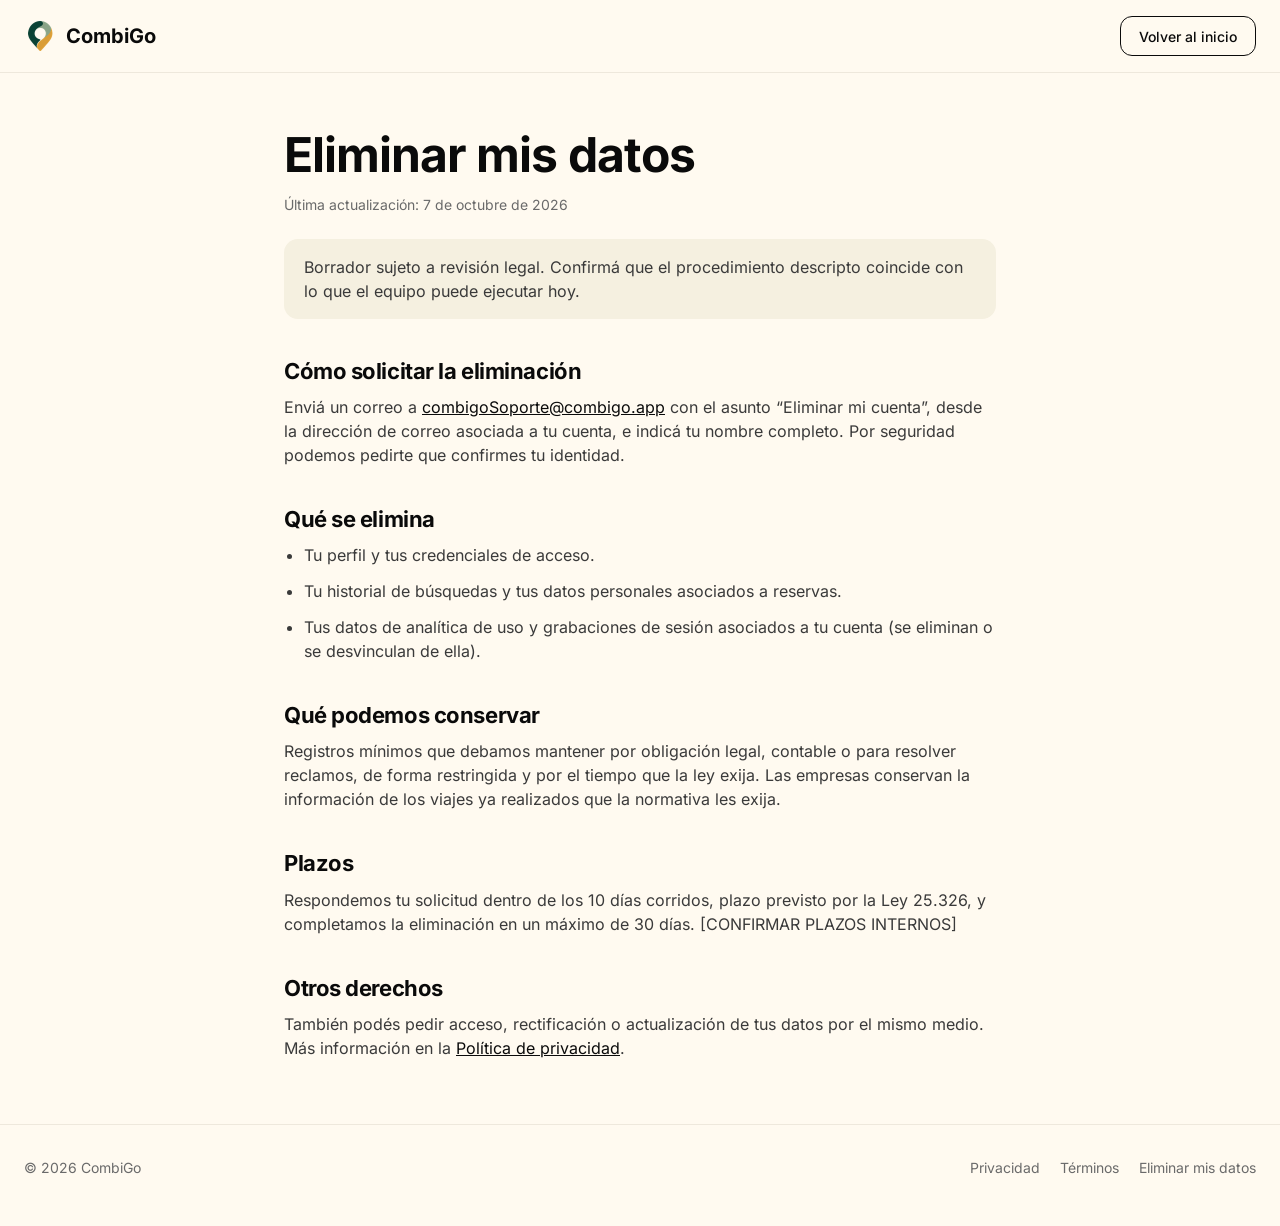
<file: eliminar-datos.html>
<!doctype html>
<html lang="es">
<head>
  <meta charset="utf-8">
  <meta name="viewport" content="width=device-width, initial-scale=1">
  <title>Eliminar mis datos — CombiGo</title>
  <meta name="description" content="Cómo solicitar la eliminación de tu cuenta y tus datos en CombiGo.">
  <link rel="icon" href="favicon.png">
  <link rel="preload" href="fonts/inter-latin.woff2" as="font" type="font/woff2" crossorigin>
  <link rel="stylesheet" href="styles.css">
</head>
<body>
  <header>
    <div class="wrap">
      <a class="logo" href="index.html"><img src="favicon.png" alt="">CombiGo</a>
      <nav><a class="btn sm secondary" href="index.html">Volver al inicio</a></nav>
    </div>
  </header>

  <main class="legal">
    <h1>Eliminar mis datos</h1>
    <p class="updated">Última actualización: 7 de octubre de 2026</p>
    <p class="note">Borrador sujeto a revisión legal. Confirmá que el procedimiento descripto coincide con lo que el equipo puede ejecutar hoy.</p>

    <h2>Cómo solicitar la eliminación</h2>
    <p>Enviá un correo a <a href="mailto:combigoSoporte@combigo.app?subject=Eliminar%20mi%20cuenta">combigoSoporte@combigo.app</a> con el asunto “Eliminar mi cuenta”, desde la dirección de correo asociada a tu cuenta, e indicá tu nombre completo. Por seguridad podemos pedirte que confirmes tu identidad.</p>

    <h2>Qué se elimina</h2>
    <ul>
      <li>Tu perfil y tus credenciales de acceso.</li>
      <li>Tu historial de búsquedas y tus datos personales asociados a reservas.</li>
      <li>Tus datos de analítica de uso y grabaciones de sesión asociados a tu cuenta (se eliminan o se desvinculan de ella).</li>
    </ul>

    <h2>Qué podemos conservar</h2>
    <p>Registros mínimos que debamos mantener por obligación legal, contable o para resolver reclamos, de forma restringida y por el tiempo que la ley exija. Las empresas conservan la información de los viajes ya realizados que la normativa les exija.</p>

    <h2>Plazos</h2>
    <p>Respondemos tu solicitud dentro de los 10 días corridos, plazo previsto por la Ley 25.326, y completamos la eliminación en un máximo de 30 días. [CONFIRMAR PLAZOS INTERNOS]</p>

    <h2>Otros derechos</h2>
    <p>También podés pedir acceso, rectificación o actualización de tus datos por el mismo medio. Más información en la <a href="privacidad.html">Política de privacidad</a>.</p>
  </main>

  <footer>
    <div class="wrap">
      <span>© 2026 CombiGo</span>
      <nav><a href="privacidad.html">Privacidad</a><a href="terminos.html">Términos</a><a href="eliminar-datos.html">Eliminar mis datos</a></nav>
    </div>
  </footer>
</body>
</html>
</file>
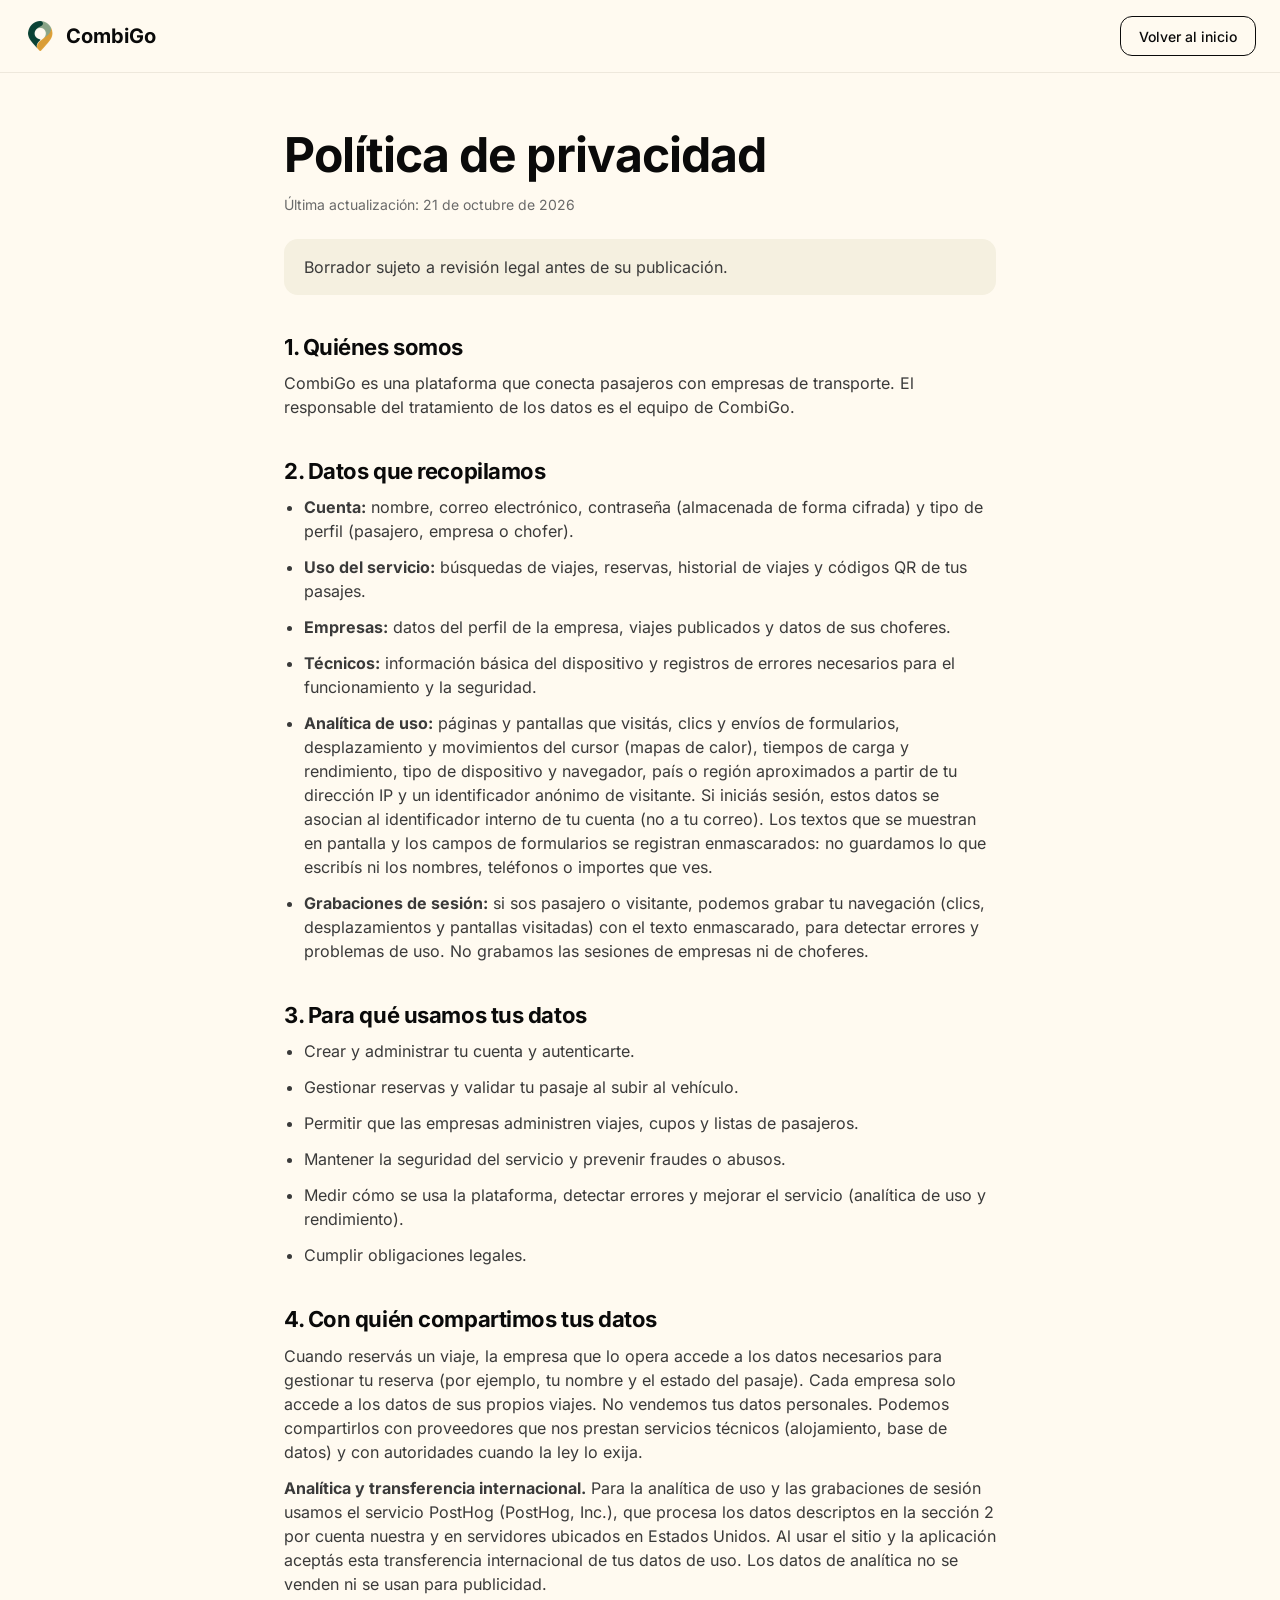
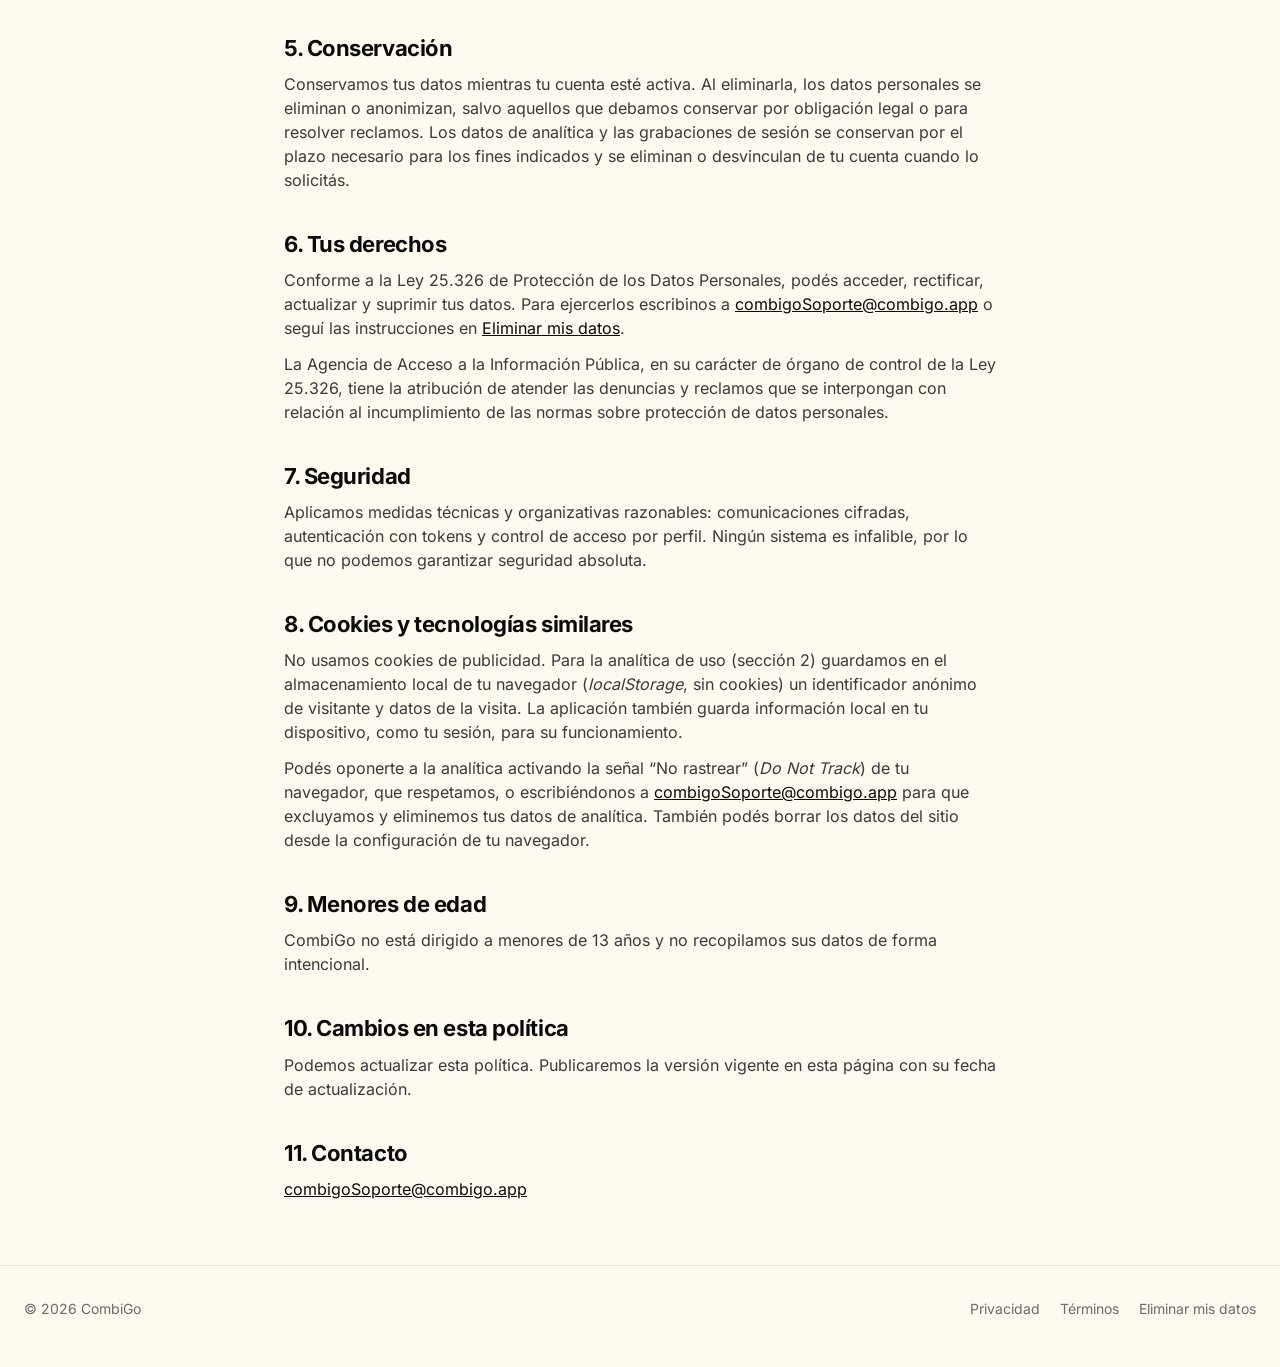
<file: privacidad.html>
<!doctype html>
<html lang="es">
<head>
  <meta charset="utf-8">
  <meta name="viewport" content="width=device-width, initial-scale=1">
  <title>Política de privacidad — CombiGo</title>
  <meta name="description" content="Cómo CombiGo recopila, usa y protege tus datos personales.">
  <link rel="icon" href="favicon.png">
  <link rel="preload" href="fonts/inter-latin.woff2" as="font" type="font/woff2" crossorigin>
  <link rel="stylesheet" href="styles.css">
</head>
<body>
  <header>
    <div class="wrap">
      <a class="logo" href="index.html"><img src="favicon.png" alt="">CombiGo</a>
      <nav><a class="btn sm secondary" href="index.html">Volver al inicio</a></nav>
    </div>
  </header>

  <main class="legal">
    <h1>Política de privacidad</h1>
    <p class="updated">Última actualización: 21 de octubre de 2026</p>
    <p class="note">Borrador sujeto a revisión legal antes de su publicación.</p>

    <h2>1. Quiénes somos</h2>
    <p>CombiGo es una plataforma que conecta pasajeros con empresas de transporte. El responsable del tratamiento de los datos es el equipo de CombiGo.</p>

    <h2>2. Datos que recopilamos</h2>
    <ul>
      <li><strong>Cuenta:</strong> nombre, correo electrónico, contraseña (almacenada de forma cifrada) y tipo de perfil (pasajero, empresa o chofer).</li>
      <li><strong>Uso del servicio:</strong> búsquedas de viajes, reservas, historial de viajes y códigos QR de tus pasajes.</li>
      <li><strong>Empresas:</strong> datos del perfil de la empresa, viajes publicados y datos de sus choferes.</li>
      <li><strong>Técnicos:</strong> información básica del dispositivo y registros de errores necesarios para el funcionamiento y la seguridad.</li>
      <li><strong>Analítica de uso:</strong> páginas y pantallas que visitás, clics y envíos de formularios, desplazamiento y movimientos del cursor (mapas de calor), tiempos de carga y rendimiento, tipo de dispositivo y navegador, país o región aproximados a partir de tu dirección IP y un identificador anónimo de visitante. Si iniciás sesión, estos datos se asocian al identificador interno de tu cuenta (no a tu correo). Los textos que se muestran en pantalla y los campos de formularios se registran enmascarados: no guardamos lo que escribís ni los nombres, teléfonos o importes que ves.</li>
      <li><strong>Grabaciones de sesión:</strong> si sos pasajero o visitante, podemos grabar tu navegación (clics, desplazamientos y pantallas visitadas) con el texto enmascarado, para detectar errores y problemas de uso. No grabamos las sesiones de empresas ni de choferes.</li>
    </ul>

    <h2>3. Para qué usamos tus datos</h2>
    <ul>
      <li>Crear y administrar tu cuenta y autenticarte.</li>
      <li>Gestionar reservas y validar tu pasaje al subir al vehículo.</li>
      <li>Permitir que las empresas administren viajes, cupos y listas de pasajeros.</li>
      <li>Mantener la seguridad del servicio y prevenir fraudes o abusos.</li>
      <li>Medir cómo se usa la plataforma, detectar errores y mejorar el servicio (analítica de uso y rendimiento).</li>
      <li>Cumplir obligaciones legales.</li>
    </ul>

    <h2>4. Con quién compartimos tus datos</h2>
    <p>Cuando reservás un viaje, la empresa que lo opera accede a los datos necesarios para gestionar tu reserva (por ejemplo, tu nombre y el estado del pasaje). Cada empresa solo accede a los datos de sus propios viajes. No vendemos tus datos personales. Podemos compartirlos con proveedores que nos prestan servicios técnicos (alojamiento, base de datos) y con autoridades cuando la ley lo exija.</p>
    <p><strong>Analítica y transferencia internacional.</strong> Para la analítica de uso y las grabaciones de sesión usamos el servicio PostHog (PostHog, Inc.), que procesa los datos descriptos en la sección 2 por cuenta nuestra y en servidores ubicados en Estados Unidos. Al usar el sitio y la aplicación aceptás esta transferencia internacional de tus datos de uso. Los datos de analítica no se venden ni se usan para publicidad.</p>

    <h2>5. Conservación</h2>
    <p>Conservamos tus datos mientras tu cuenta esté activa. Al eliminarla, los datos personales se eliminan o anonimizan, salvo aquellos que debamos conservar por obligación legal o para resolver reclamos. Los datos de analítica y las grabaciones de sesión se conservan por el plazo necesario para los fines indicados y se eliminan o desvinculan de tu cuenta cuando lo solicitás.</p>

    <h2>6. Tus derechos</h2>
    <p>Conforme a la Ley 25.326 de Protección de los Datos Personales, podés acceder, rectificar, actualizar y suprimir tus datos. Para ejercerlos escribinos a <a href="mailto:combigoSoporte@combigo.app">combigoSoporte@combigo.app</a> o seguí las instrucciones en <a href="eliminar-datos.html">Eliminar mis datos</a>.</p>
    <p>La Agencia de Acceso a la Información Pública, en su carácter de órgano de control de la Ley 25.326, tiene la atribución de atender las denuncias y reclamos que se interpongan con relación al incumplimiento de las normas sobre protección de datos personales.</p>

    <h2>7. Seguridad</h2>
    <p>Aplicamos medidas técnicas y organizativas razonables: comunicaciones cifradas, autenticación con tokens y control de acceso por perfil. Ningún sistema es infalible, por lo que no podemos garantizar seguridad absoluta.</p>

    <h2>8. Cookies y tecnologías similares</h2>
    <p>No usamos cookies de publicidad. Para la analítica de uso (sección 2) guardamos en el almacenamiento local de tu navegador (<em>localStorage</em>, sin cookies) un identificador anónimo de visitante y datos de la visita. La aplicación también guarda información local en tu dispositivo, como tu sesión, para su funcionamiento.</p>
    <p>Podés oponerte a la analítica activando la señal “No rastrear” (<em>Do Not Track</em>) de tu navegador, que respetamos, o escribiéndonos a <a href="mailto:combigoSoporte@combigo.app">combigoSoporte@combigo.app</a> para que excluyamos y eliminemos tus datos de analítica. También podés borrar los datos del sitio desde la configuración de tu navegador.</p>

    <h2>9. Menores de edad</h2>
    <p>CombiGo no está dirigido a menores de 13 años y no recopilamos sus datos de forma intencional.</p>

    <h2>10. Cambios en esta política</h2>
    <p>Podemos actualizar esta política. Publicaremos la versión vigente en esta página con su fecha de actualización.</p>

    <h2>11. Contacto</h2>
    <p><a href="mailto:combigoSoporte@combigo.app">combigoSoporte@combigo.app</a></p>
  </main>

  <footer>
    <div class="wrap">
      <span>© 2026 CombiGo</span>
      <nav><a href="privacidad.html">Privacidad</a><a href="terminos.html">Términos</a><a href="eliminar-datos.html">Eliminar mis datos</a></nav>
    </div>
  </footer>
</body>
</html>
</file>
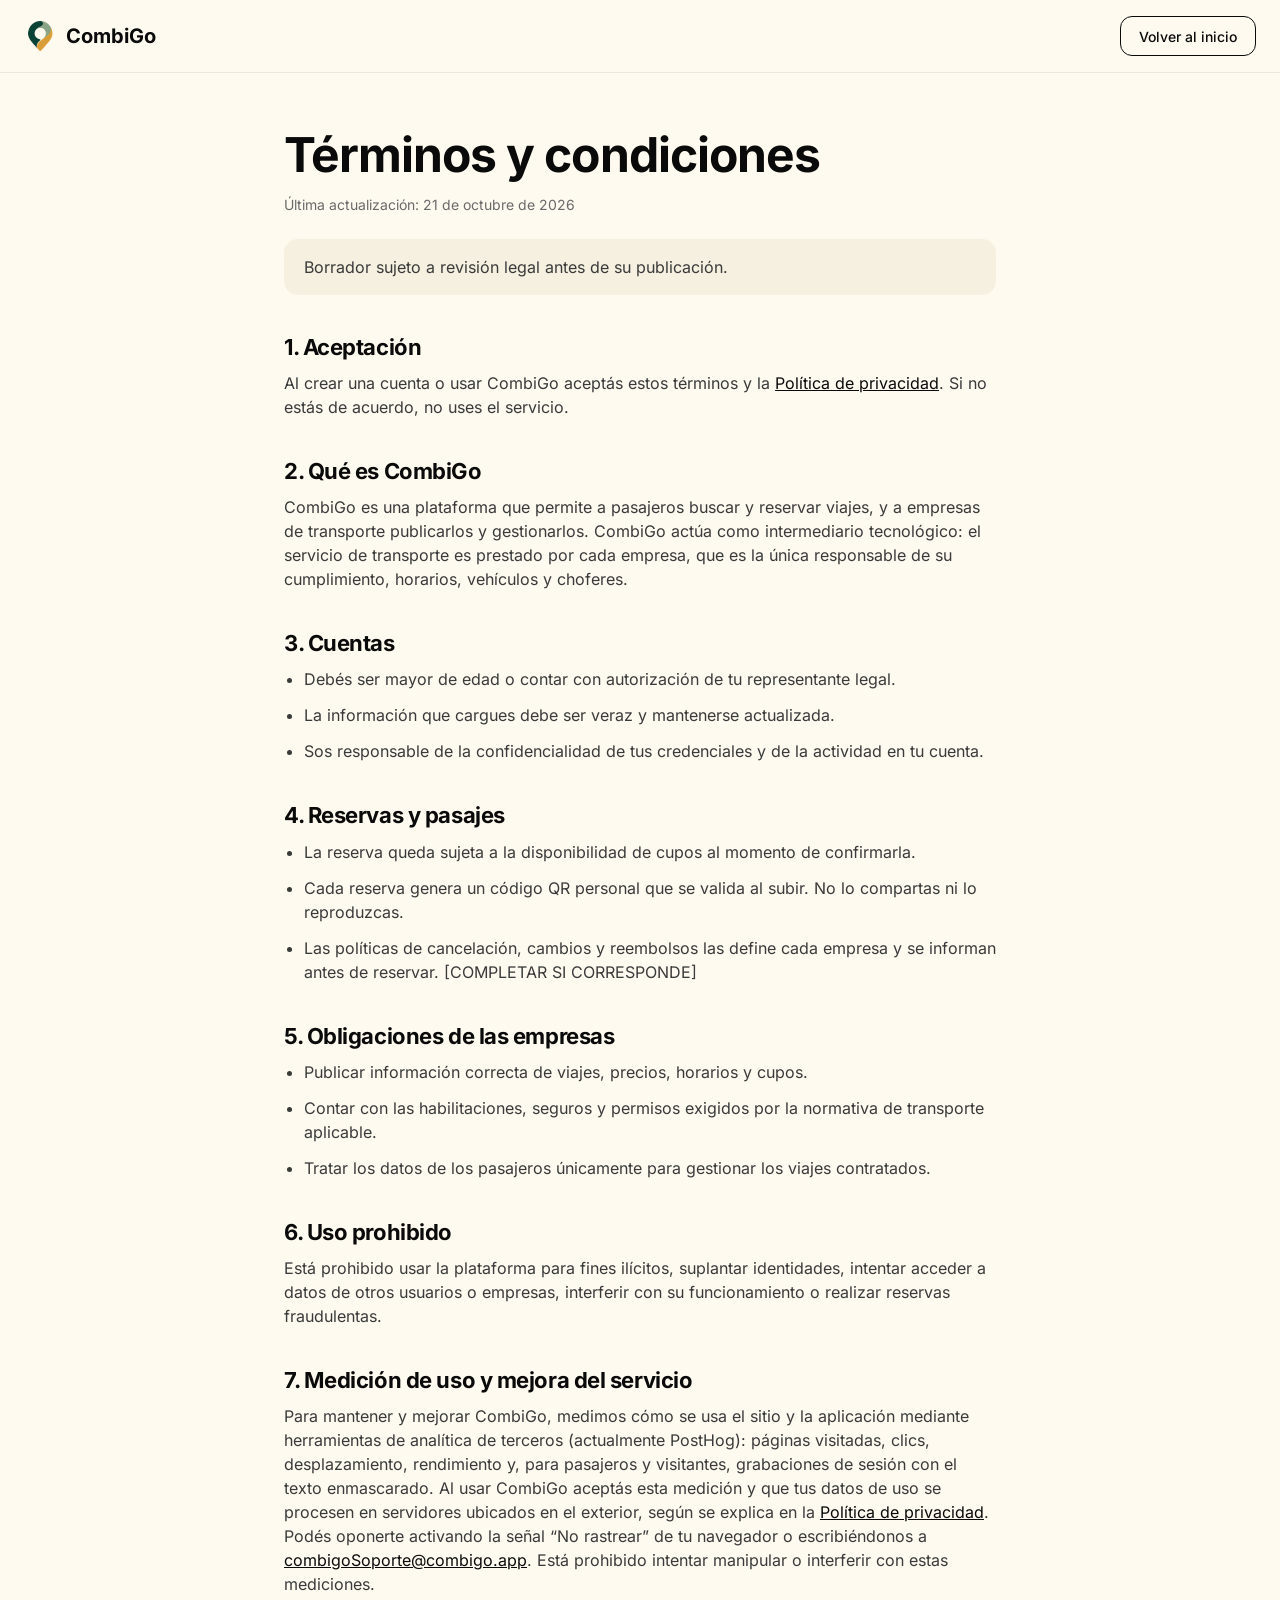
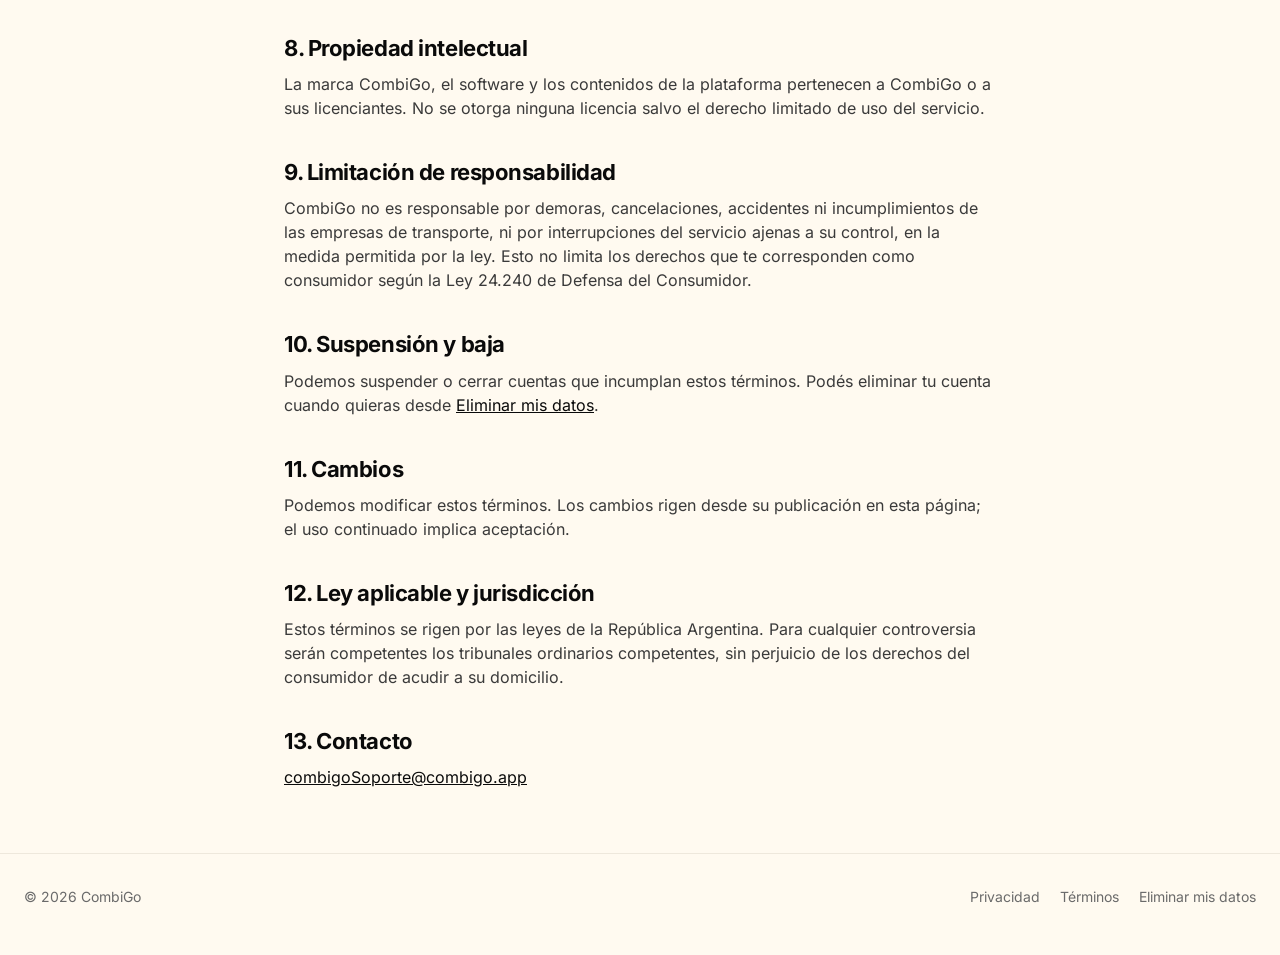
<file: terminos.html>
<!doctype html>
<html lang="es">
<head>
  <meta charset="utf-8">
  <meta name="viewport" content="width=device-width, initial-scale=1">
  <title>Términos y condiciones — CombiGo</title>
  <meta name="description" content="Condiciones de uso de la plataforma CombiGo.">
  <link rel="icon" href="favicon.png">
  <link rel="preload" href="fonts/inter-latin.woff2" as="font" type="font/woff2" crossorigin>
  <link rel="stylesheet" href="styles.css">
</head>
<body>
  <header>
    <div class="wrap">
      <a class="logo" href="index.html"><img src="favicon.png" alt="">CombiGo</a>
      <nav><a class="btn sm secondary" href="index.html">Volver al inicio</a></nav>
    </div>
  </header>

  <main class="legal">
    <h1>Términos y condiciones</h1>
    <p class="updated">Última actualización: 21 de octubre de 2026</p>
    <p class="note">Borrador sujeto a revisión legal antes de su publicación.</p>

    <h2>1. Aceptación</h2>
    <p>Al crear una cuenta o usar CombiGo aceptás estos términos y la <a href="privacidad.html">Política de privacidad</a>. Si no estás de acuerdo, no uses el servicio.</p>

    <h2>2. Qué es CombiGo</h2>
    <p>CombiGo es una plataforma que permite a pasajeros buscar y reservar viajes, y a empresas de transporte publicarlos y gestionarlos. CombiGo actúa como intermediario tecnológico: el servicio de transporte es prestado por cada empresa, que es la única responsable de su cumplimiento, horarios, vehículos y choferes.</p>

    <h2>3. Cuentas</h2>
    <ul>
      <li>Debés ser mayor de edad o contar con autorización de tu representante legal.</li>
      <li>La información que cargues debe ser veraz y mantenerse actualizada.</li>
      <li>Sos responsable de la confidencialidad de tus credenciales y de la actividad en tu cuenta.</li>
    </ul>

    <h2>4. Reservas y pasajes</h2>
    <ul>
      <li>La reserva queda sujeta a la disponibilidad de cupos al momento de confirmarla.</li>
      <li>Cada reserva genera un código QR personal que se valida al subir. No lo compartas ni lo reproduzcas.</li>
      <li>Las políticas de cancelación, cambios y reembolsos las define cada empresa y se informan antes de reservar. [COMPLETAR SI CORRESPONDE]</li>
    </ul>

    <h2>5. Obligaciones de las empresas</h2>
    <ul>
      <li>Publicar información correcta de viajes, precios, horarios y cupos.</li>
      <li>Contar con las habilitaciones, seguros y permisos exigidos por la normativa de transporte aplicable.</li>
      <li>Tratar los datos de los pasajeros únicamente para gestionar los viajes contratados.</li>
    </ul>

    <h2>6. Uso prohibido</h2>
    <p>Está prohibido usar la plataforma para fines ilícitos, suplantar identidades, intentar acceder a datos de otros usuarios o empresas, interferir con su funcionamiento o realizar reservas fraudulentas.</p>

    <h2>7. Medición de uso y mejora del servicio</h2>
    <p>Para mantener y mejorar CombiGo, medimos cómo se usa el sitio y la aplicación mediante herramientas de analítica de terceros (actualmente PostHog): páginas visitadas, clics, desplazamiento, rendimiento y, para pasajeros y visitantes, grabaciones de sesión con el texto enmascarado. Al usar CombiGo aceptás esta medición y que tus datos de uso se procesen en servidores ubicados en el exterior, según se explica en la <a href="privacidad.html">Política de privacidad</a>. Podés oponerte activando la señal “No rastrear” de tu navegador o escribiéndonos a <a href="mailto:combigoSoporte@combigo.app">combigoSoporte@combigo.app</a>. Está prohibido intentar manipular o interferir con estas mediciones.</p>

    <h2>8. Propiedad intelectual</h2>
    <p>La marca CombiGo, el software y los contenidos de la plataforma pertenecen a CombiGo o a sus licenciantes. No se otorga ninguna licencia salvo el derecho limitado de uso del servicio.</p>

    <h2>9. Limitación de responsabilidad</h2>
    <p>CombiGo no es responsable por demoras, cancelaciones, accidentes ni incumplimientos de las empresas de transporte, ni por interrupciones del servicio ajenas a su control, en la medida permitida por la ley. Esto no limita los derechos que te corresponden como consumidor según la Ley 24.240 de Defensa del Consumidor.</p>

    <h2>10. Suspensión y baja</h2>
    <p>Podemos suspender o cerrar cuentas que incumplan estos términos. Podés eliminar tu cuenta cuando quieras desde <a href="eliminar-datos.html">Eliminar mis datos</a>.</p>

    <h2>11. Cambios</h2>
    <p>Podemos modificar estos términos. Los cambios rigen desde su publicación en esta página; el uso continuado implica aceptación.</p>

    <h2>12. Ley aplicable y jurisdicción</h2>
    <p>Estos términos se rigen por las leyes de la República Argentina. Para cualquier controversia serán competentes los tribunales ordinarios competentes, sin perjuicio de los derechos del consumidor de acudir a su domicilio.</p>

    <h2>13. Contacto</h2>
    <p><a href="mailto:combigoSoporte@combigo.app">combigoSoporte@combigo.app</a></p>
  </main>

  <footer>
    <div class="wrap">
      <span>© 2026 CombiGo</span>
      <nav><a href="privacidad.html">Privacidad</a><a href="terminos.html">Términos</a><a href="eliminar-datos.html">Eliminar mis datos</a></nav>
    </div>
  </footer>
</body>
</html>
</file>
<file: styles.css>
@font-face { font-family: Inter; font-style: normal; font-weight: 100 900; font-display: swap; src: url(fonts/inter-latin.woff2) format("woff2"); unicode-range: U+0000-00FF, U+0131, U+0152-0153, U+02BB-02BC, U+02C6, U+02DA, U+02DC, U+0304, U+0308, U+0329, U+2000-206F, U+20AC, U+2122, U+2191, U+2193, U+2212, U+2215, U+FEFF, U+FFFD; }
:root { --canvas: #fffaf0; --soft: #faf5e8; --card: #f5f0e0; --ink: #0a0a0a; --body: #3a3a3a; --muted: #6a6a6a; --hairline-soft: #eee8dc; }
* { box-sizing: border-box; margin: 0; }
html { scroll-behavior: smooth; }
body { font: 400 16px/1.5 Inter, system-ui, sans-serif; color: var(--body); background: var(--canvas); -webkit-font-smoothing: antialiased; }
a { color: inherit; }
.wrap { max-width: 1280px; margin: 0 auto; padding: 0 24px; }
h1, h2 { color: var(--ink); line-height: 1.1; letter-spacing: -0.02em; font-weight: 700; }

.btn { display: inline-flex; align-items: center; justify-content: center; height: 48px; padding: 0 24px; border-radius: 12px; font-weight: 500; text-decoration: none; background: var(--ink); color: #fff; border: 1px solid var(--ink); }
.btn.secondary { background: var(--canvas); color: var(--ink); }
.btn.secondary:hover { background: var(--soft); }
.btn.sm { height: 40px; padding: 0 18px; font-size: 14px; }

header { position: sticky; top: 0; z-index: 10; background: rgba(255, 250, 240, .9); backdrop-filter: blur(8px); border-bottom: 1px solid var(--hairline-soft); }
header .wrap { display: flex; align-items: center; justify-content: space-between; height: 72px; }
.logo { display: flex; align-items: center; gap: 10px; font-weight: 700; font-size: 20px; color: var(--ink); text-decoration: none; }
.logo img { width: 32px; height: 32px; border-radius: 8px; }
nav { display: flex; align-items: center; gap: 28px; }

.legal { max-width: 760px; padding: 56px 24px 0; margin: 0 auto; }
.legal h1 { font-size: clamp(32px, 5vw, 48px); }
.legal .updated { color: var(--muted); font-size: 14px; margin-top: 12px; }
.legal h2 { font-size: 22px; margin: 40px 0 12px; }
.legal p, .legal li { margin-top: 12px; }
.legal ul { padding-left: 20px; }
.legal a { color: var(--ink); text-decoration: underline; }
.legal .note { background: var(--card); border-radius: 14px; padding: 16px 20px; margin-top: 24px; }

footer { padding: 32px 0 48px; border-top: 1px solid var(--hairline-soft); margin-top: 64px; color: var(--muted); font-size: 14px; }
footer .wrap { display: flex; justify-content: space-between; flex-wrap: wrap; gap: 12px; }
footer nav { gap: 20px; }
footer nav a { text-decoration: none; }
footer nav a:hover { text-decoration: underline; }

@media (max-width: 480px) {
  nav .btn { white-space: nowrap; }
}
</file>
